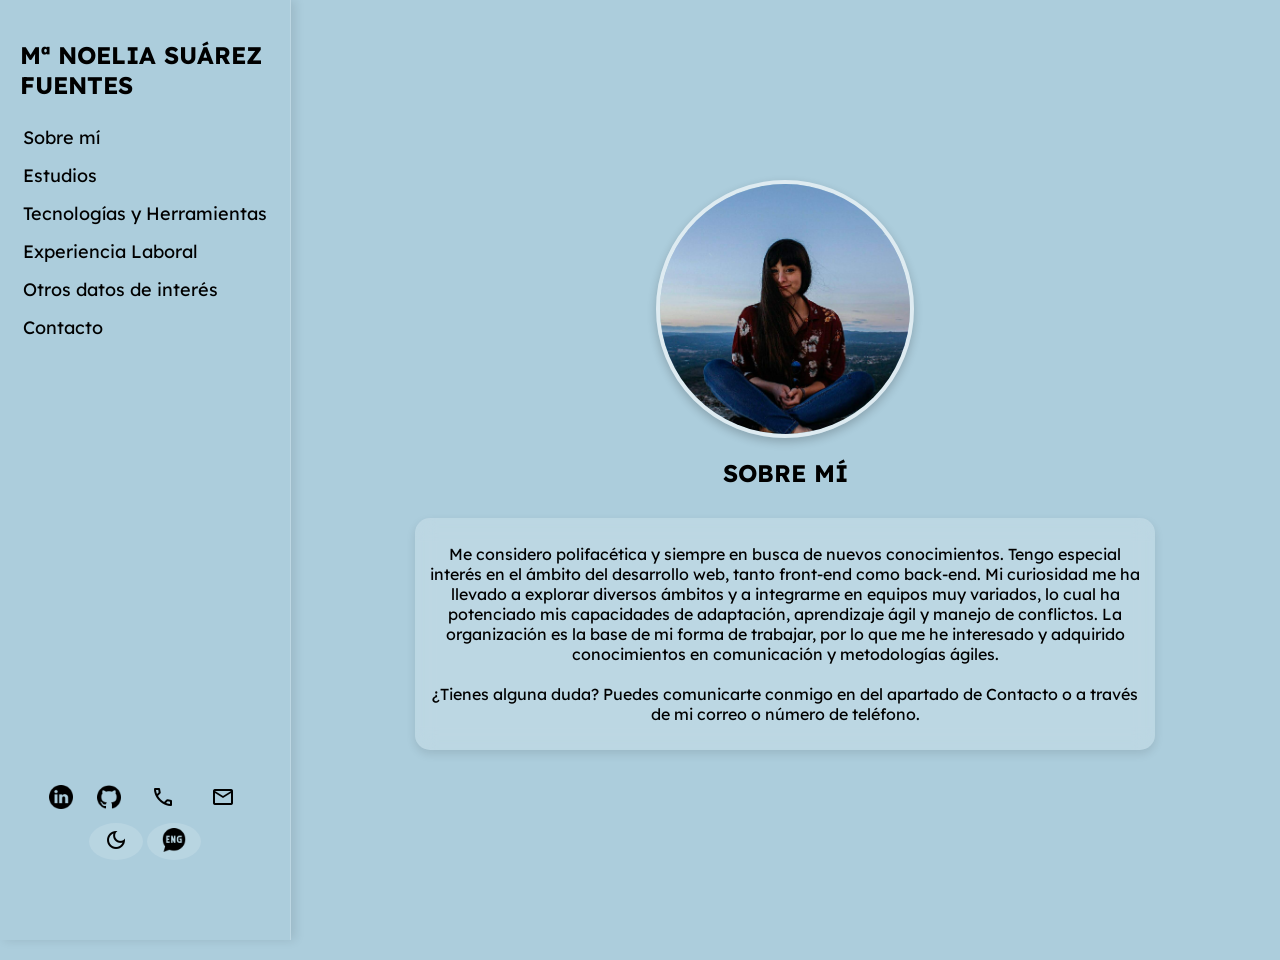
<file: index.html>
<!DOCTYPE html>
<html lang="es">
<head>
    <meta charset="UTF-8">
    <meta name="viewport" content="width=device-width, initial-scale=1.0">
    <title>CV Noelia Suárez</title>
    <link rel="stylesheet" href="styles.css">
</head>
<body>
    <nav class="navbar">
        <h1>Mª NOELIA SUÁREZ FUENTES</h1>
        <nav>
            <ul>
                <li><a href="#informacion-personal">Sobre mí</a></li>
                <li><a href="#estudios">Estudios</a></li>
                <li><a href="#tecnologias-herramientas">Tecnologías y Herramientas</a></li>
                <li><a href="#experiencia-laboral">Experiencia Laboral</a></li>
                <li><a href="#skills">Otros datos de interés</a></li>
                <li><a href="#contacto">Contacto</a></li>
            </ul>
        </nav>
        <div class="navbar-links">
            <a href="https://www.linkedin.com/in/noeliasuarezfuentes" target="_blank">
                <img src="recursos/linkedin-oscuro.png" alt="LinkedIn" class="navbar-icon">
            </a>
            <a href="https://github.com/noeliasqet" target="_blank">
                <img src="recursos/github-oscuro.png" alt="GitHub" class="navbar-icon">
            </a>
            <button class="tooltip" onclick="copiarAlPortapapeles('(+34)647108024')">
                <img src="recursos/phone-oscuro.png" alt="Teléfono" class="navbar-icon">
                <span class="tooltip-text">+34 647 10 80 24</span>
            </button>
            <button class="tooltip" onclick="copiarAlPortapapeles('noeliasuarezfuentes@gmail.com')">
                <img src="recursos/mail-oscuro.png" alt="Mail" class="navbar-icon">
                <span class="tooltip-text">noeliasuarezfuentes@gmail.com</span>
            </button>
            <button id="toggle-theme">
                <img src="recursos/modo-oscuro.png" alt="Modo oscuro" class="navbar-icon" id="theme-icon">
            </button>
            <button id="toggle-lang" onclick="window.location.href='index-en.html'">
                <img src="recursos/ingles-oscuro.png" alt="Inglés" class="navbar-icon">
            </button>
        </div>
    </nav>
    <main>
        <section id="informacion-personal">
            <img src="recursos/foto-perfil.jpg" alt="Foto - Noelia Suárez" class="foto-perfil">
            <h1>SOBRE MÍ</h1>
            <div class="glass-box">
                <p>Me considero polifacética y siempre en busca de nuevos conocimientos. Tengo especial interés en el ámbito del desarrollo web, tanto front-end como back-end. 
                   Mi curiosidad me ha llevado a explorar diversos ámbitos y a integrarme en equipos muy variados, lo cual ha potenciado mis capacidades de adaptación, aprendizaje ágil y manejo de conflictos.
                   La organización es la base de mi forma de trabajar, por lo que me he interesado y adquirido conocimientos en comunicación y metodologías ágiles.
                   <br><br>
                   ¿Tienes alguna duda? Puedes comunicarte conmigo en del apartado de Contacto o a través de mi correo o número de teléfono.
                </p>
            </div>
        </section>

        <section id="tecnologias-herramientas">
            <h1>TECNOLOGÍAS</h1>
            <div class="grid">
                <div class="glass-box">Java</div>
                <div class="glass-box">Python</div>
                <div class="glass-box">HTML</div>
                <div class="glass-box">CSS</div>
                <div class="glass-box">JavaScript</div>
                <div class="glass-box">SQL</div>
                <div class="glass-box">Git</div>
                <div class="glass-box">Docker</div>
                <div class="glass-box">Shell</div>
            </div>
            <h1>HERRAMIENTAS</h1>
            <div class="grid">
                <div class="glass-box">GitHub</div>
                <div class="glass-box">VSCode</div>
                <div class="glass-box">Eclipse</div>
                <div class="glass-box">IntelliJ</div>
                <div class="glass-box">Figma</div>
                <div class="glass-box">AWS</div>
                <div class="glass-box">Angular</div>
                <div class="glass-box">Miro</div>
                <div class="glass-box">Trello</div>
            </div>
        </section>

        <section id="skills">
            <h1>SOFT SKILLS Y DATOS DE INTERÉS</h1>
            <div class="glass-box">Aprendizaje ágil, resolución de problemas, adaptabilidad, manejo eficaz de conflictos, comunicación asertiva, capacidad de respuesta, planificación y organización </div>
            <div class="glass-box">Certificado de inglés B2 FIRST por Cambridge.</div>
            <div class="glass-box">Carnet de conducir y disponibilidad de desplazamiento.</div>

        </section>
        <section id="estudios">
            <h1>ESTUDIOS</h1>
            <div class= "glass-box" id="estudios-item">
                <div>
                    <h3>TÉCNICO SUPERIOR DE DISEÑO DE APLICACIONES WEB</h3>
                    <h4>IES Hermanos Machado</h4>
                    <p>2023 - Actualidad</p>
                </div>
            </div>
            <div class= "glass-box" id="estudios-item">
                <div>
                    <h3>GRADO EN PSICOLOGÍA</h3>
                    <h4>Universidad Nacional de Educación a Distancia</h4>
                    <p>2020 - 2023</p>
                </div>
            </div>
            <div class="separador"></div>
            <h1>OTRAS FORMACIONES</h1>
            <div class= "glass-box" id="estudios-item">
                <div>
                    <h3>MÁSTER EN PROGRAMACIÓN</h3>
                    <h4> Projects Computers Courses</h4>
                    <p>Máster privado de 1 año - modalidad presencial.</p> 
                    <p>HTML5, CSS, Java, Python</p>
                </div>
            </div>
            <div class= "glass-box" id="estudios-item">
                <div>
                    <h3>ANÁLISIS Y PROGRAMACIÓN EN JAVA</h3>
                    <h4>ADAMS Formación</h4>
                    <p>Curso de 140h - modalidad mixta.</p>
                    <p>Sintaxis del lenguaje, utilización de librerías, programación orientada a objetos, aplicaciones basadas en entorno gráfico, 
                        acceso a datos, arquitectura JAVA EE, desarrollo de aplicaciones web con Servlets y JSP, arquitectura MVC.</p>
                </div>
            </div>
            <div class= "glass-box" id="estudios-item">
                <div>
                    <h3>GIT</h3>
                    <h4>OpenWebinars</h4>
                    <p>Curso de 7h - modalidad online.</p>
                    <p>Herramientas, organización de código fuente, flujos de trabajo y trabajo colaborativo (etiquetas, releases, inssues, pull request e integración continua).</p>
                </div>
            </div>
            <div class= "glass-box" id="estudios-item">
                <div>
                    <h3>FUNDAMENTOS DE ANGULAR</h3>
                    <h4>OpenWebinars</h4>
                    <p>Curso de 7h - modalidad online.</p>
                    <p>Entorno de desarrollo, componentes, templates, Data Binding, pipes, directives, módulos, rutas y providers</p>
                </div>
            </div>
            <div class= "glass-box" id="estudios-item">
                <div>
                    <h3>PYTHON DESDE CERO</h3>
                    <h4>OpenWebinars</h4>
                    <p>Curso de 7h - modalidad online.</p>
                    <p>Introducción a Python 3, tipos de datos básicos, estructuras de control, tipos de datos en secuencias y mapas, excepciones, módulos, producción estructurada y programación orientada a objetos</p>
                </div>
            </div>
            <div class= "glass-box" id="estudios-item">
                <div>
                    <h3>DOCKER</h3>
                    <h4>OpenWebinars</h4>
                    <p>Curso de 7h - online.</p>
                    <p>Introducción a Docker, ejecución de contenedores, gestión de imágenes, almacenamiento, redes, creación de escenarios multicontenedor (Docker Compose) y Docker Desktop</p>
                </div>
            </div>
            <div class= "glass-box" id="estudios-item">
                <div>
                    <h3>HABILIDADES SOCIALES</h3>
                    <h4>Asociación Española de Psicología Sanitaria (AEPSIS)</h4>
                    <p>Curso de 20h - modalidad online.</p>
                    <p>Tipos de habilidades sociales, desarrollo de la empatía, desarrollo de comportamientos asertivos, escucha activa, inteligencia emocional, conocimiento del papel de las credenciales,
                        diferentes puntos de una conversación, hacer peticiones, resolución de conflicto interpersonales, realizar críticas de forma eficaz y HS en niños.
                    </p>
                </div>
            </div>
        </section>

        <section id="experiencia-laboral">
            <h1>EXPERIENCIA LABORAL</h1>

            <div class= "experiencia-laboral" id="experiencia-item">
                <div>
                    <h2>COMMUNITY MANAGER</h2>
                    <h4>FREELANCE - Usuarios y pequeñas empresas</h4>
                    <p>2020 - 2021</p>
                </div>
                <div>
                    <p>Gestión y creación de contenido para redes sociales en diversas plataformas, análisis de marca personal y seguimiento en línea y creación de estrategias de marketing para mejorar la presencia digital</p>
                </div>
            </div>
            
            <div class= "experiencia-laboral" id="experiencia-item">
                <div>
                    <h2>PROMOTOR DE VENTAS / COMERCIAL</h2>
                    <h4>SECURITAS DIRECT</h4>
                    <p>2018-2020</p>
                </div>
                <div>
                    <p>Telemarketing y visitas presenciales para la presentación de producto, asistencia en la instalación de equipos de seguridad y formación de nuevos empleados en Sevilla y Madrid.</p>
                </div>
            </div>
        </section>
        
        <section id="contacto">
            <div class="glass-box">
                <h1>CONTACTO</h1>
                <form>
                    <input type="text" placeholder="Nombre" required>
                    <input type="text" placeholder="Empresa (Opcional)">
                    <textarea placeholder="Mensaje" required></textarea>
                    <button type="submit">Enviar</button>
                </form>
            </div>
        </section>
    </main>
    <script src="script.js"></script>
</body>
</html>
</file>
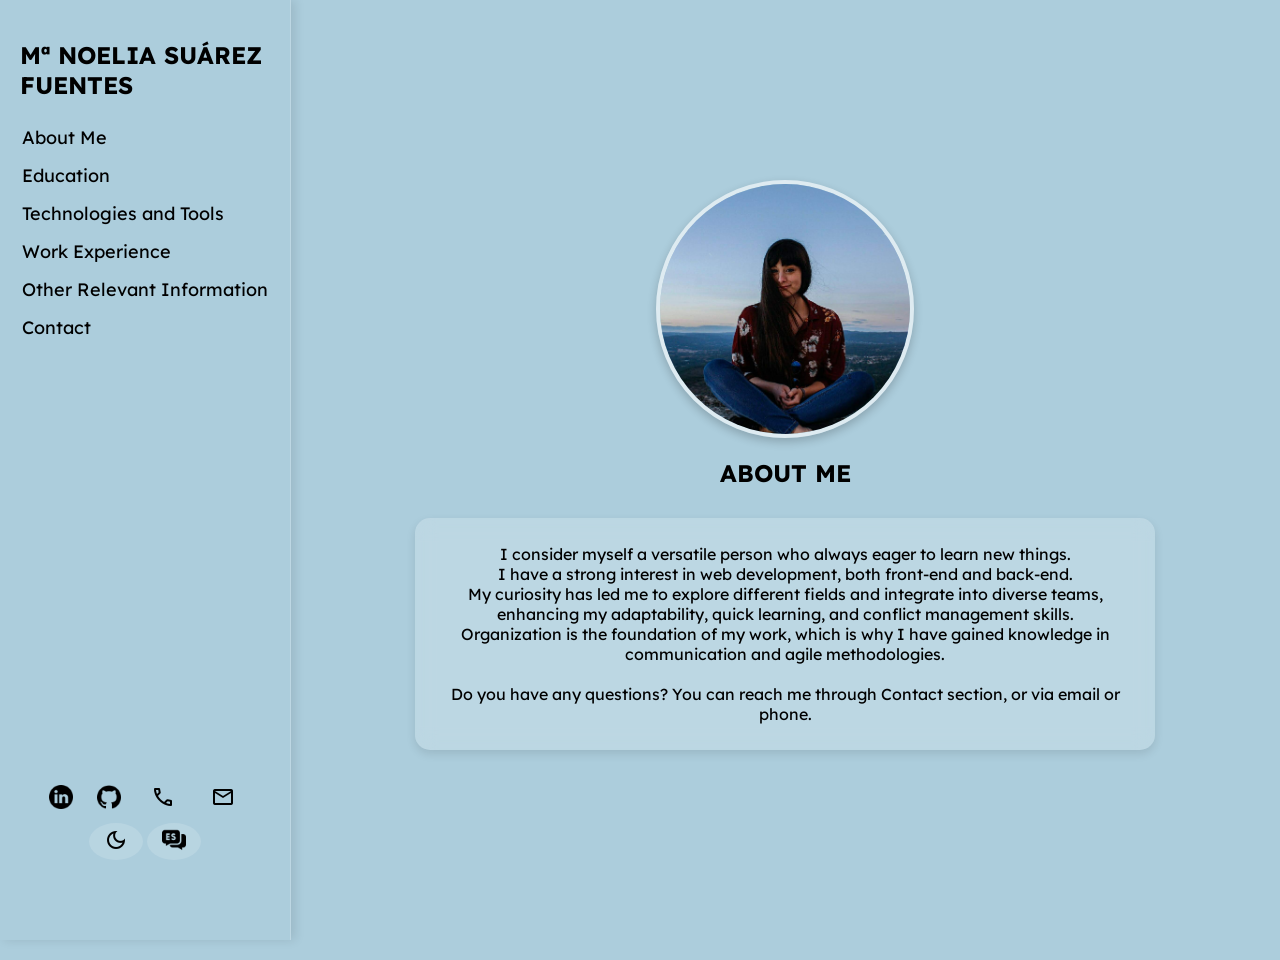
<file: index-en.html>
<!DOCTYPE html>
<html lang="en">
<head>
    <meta charset="UTF-8">
    <meta name="viewport" content="width=device-width, initial-scale=1.0">
    <title>Noelia Suárez CV</title>
    <link rel="stylesheet" href="styles.css">
</head>
<body>
    <nav class="navbar">
        <h1>Mª NOELIA SUÁREZ FUENTES</h1>
        <nav>
            <ul>
                <li><a href="#informacion-personal">About Me</a></li>
                <li><a href="#estudios">Education</a></li>
                <li><a href="#tecnologias-herramientas">Technologies and Tools</a></li>
                <li><a href="#experiencia-laboral">Work Experience</a></li>
                <li><a href="#skills">Other Relevant Information</a></li>
                <li><a href="#contacto">Contact</a></li>
            </ul>
        </nav>
        <div class="navbar-links">
            <a href="https://www.linkedin.com/in/noeliasuarezfuentes" target="_blank">
                <img src="recursos/linkedin-oscuro.png" alt="LinkedIn" class="navbar-icon">
            </a>
            <a href="https://github.com/noeliasqet" target="_blank">
                <img src="recursos/github-oscuro.png" alt="GitHub" class="navbar-icon">
            </a>
            <button class="tooltip">
                <img src="recursos/phone-oscuro.png" alt="Phone" class="navbar-icon">
                <span class="tooltip-text">+34 647 10 80 24</span>
            </button>
            <button class="tooltip">
                <img src="recursos/mail-oscuro.png" alt="Email" class="navbar-icon">
                <span class="tooltip-text">noeliasuarezfuentes@gmail.com</span>
            </button>
            <button id="toggle-theme">
                <img src="recursos/modo-oscuro.png" alt="Dark Mode" class="navbar-icon" id="theme-icon">
            </button>
            <button id="toggle-lang" onclick="window.location.href='index.html'">
                <img src="recursos/espanol-oscuro.png" alt="Spanish" class="navbar-icon">
            </button>
        </div>
    </nav>
    <main>
        <section id="informacion-personal">
            <img src="recursos/foto-perfil.jpg" alt="Photo - Noelia Suárez" class="foto-perfil">
            <h1>ABOUT ME</h1>
            <div class="glass-box">
                <p>I consider myself a versatile person who always eager to learn new things.
                <br>
                   I have a strong interest in web development, both front-end and back-end.
                <br>
                   My curiosity has led me to explore different fields and integrate into diverse teams, enhancing my adaptability, quick learning, and conflict management skills.
                <br>   
                   Organization is the foundation of my work, which is why I have gained knowledge in communication and agile methodologies.
                <br><br>
                   Do you have any questions? You can reach me through Contact section, or via email or phone.
                </p>
            </div>
        </section>

        <section id="tecnologias-herramientas">
            <h1>TECHNOLOGIES</h1>
            <div class="grid">
                <div class="glass-box">Java</div>
                <div class="glass-box">Python</div>
                <div class="glass-box">HTML</div>
                <div class="glass-box">CSS</div>
                <div class="glass-box">JavaScript</div>
                <div class="glass-box">SQL</div>
                <div class="glass-box">Git</div>
                <div class="glass-box">Docker</div>
                <div class="glass-box">Shell</div>
            </div>
            <h1>TOOLS</h1>
            <div class="grid">
                <div class="glass-box">GitHub</div>
                <div class="glass-box">VSCode</div>
                <div class="glass-box">Eclipse</div>
                <div class="glass-box">IntelliJ</div>
                <div class="glass-box">Figma</div>
                <div class="glass-box">AWS</div>
                <div class="glass-box">Angular</div>
                <div class="glass-box">Miro</div>
                <div class="glass-box">Trello</div>
            </div>
        </section>

        <section id="skills">
            <h1>SOFT SKILLS & ADDITIONAL INFORMATION</h1>
            <div class="glass-box">Fast learning, problem-solving, adaptability, effective conflict management, assertive communication, responsiveness, planning, and organization.</div>
            <div class="glass-box">B2 FIRST English Certificate by Cambridge.</div>
            <div class="glass-box">Driver's license and availability to travel.</div>
        </section>

        <section id="estudios">
            <h1>EDUCATION</h1>
            <div class="glass-box" id="estudios-item">
                <div>
                    <h3>HIGHER TECHNICIAN IN WEB APPLICATION DESIGN</h3>
                    <h4>IES Hermanos Machado</h4>
                    <p>2023 - Present</p>
                </div>
            </div>
            <div class="glass-box" id="estudios-item">
                <div>
                    <h3>BACHELOR'S DEGREE IN PSYCHOLOGY</h3>
                    <h4>National University of Distance Education</h4>
                    <p>2020 - 2023</p>
                </div>
            </div>
        </section>

        <section id="experiencia-laboral">
            <h1>WORK EXPERIENCE</h1>

            <div class="experiencia-laboral" id="experiencia-item">
                <div>
                    <h2>COMMUNITY MANAGER</h2>
                    <h4>FREELANCE - Individual Clients & Small Businesses</h4>
                    <p>2020 - 2021</p>
                </div>
                <div>
                    <p>Social media management and content creation across different platforms, personal brand analysis, online monitoring, and marketing strategy development to improve digital presence.</p>
                </div>
            </div>
            
            <div class="experiencia-laboral" id="experiencia-item">
                <div>
                    <h2>SALES PROMOTER / REPRESENTATIVE</h2>
                    <h4>SECURITAS DIRECT</h4>
                    <p>2018-2020</p>
                </div>
                <div>
                    <p>Telemarketing and product presentations, assistance with security equipment installations and training of new employees in Seville and Madrid.</p>
                </div>
            </div>
        </section>
        
        <section id="contacto">
            <div class="glass-box">
                <h1>CONTACT</h1>
                <form>
                    <input type="text" placeholder="Name" required>
                    <input type="text" placeholder="Company (Optional)">
                    <textarea placeholder="Message" required></textarea>
                    <button type="submit">Send</button>
                </form>
            </div>
        </section>
    </main>
    <script src="script.js"></script>
</body>
</html>
</file>
<file: styles.css>
/****************? CARGAR FUENTES EXTERNAS ***************/

/*Desde https://fonts.google.com/selection/embed (ya te da el código de descarga con link o @import)*/
@import url('https://fonts.googleapis.com/css2?family=Lexend&display=swap');


.lexend {
    font-family: "Lexend", serif;
    font-optical-sizing: auto;
    font-weight: 400;
    font-style: normal;
}

.lexend-bold {
    font-family: "Lexend", serif;
    font-optical-sizing: auto;
    font-weight: 900;
    font-style: normal;
}

.lexend-light {
    font-family: "Lexend", serif;
    font-optical-sizing: auto;
    font-weight: 300;
    font-style: normal;
}

.lexend-thin {
    font-family: "Lexend", serif;
    font-optical-sizing: auto;
    font-weight: 100;
    font-style: normal;
}

/****************? MODO OSCURO ***************/

.modo-oscuro {
    background: #000322;
    color: #ffffff;
}

.modo-oscuro main {
    background: url('https://images.unsplash.com/photo-1595364397663-fca4f075d796?q=80&w=2787&auto=format&fit=crop&ixlib=rb-4.0.3&ixid=M3wxMjA3fDB8MHxwaG90by1wYWdlfHx8fGVufDB8fHx8fA%3D%3D') no-repeat center center fixed;
    background-size: cover;
    backdrop-filter: blur(10px);
}

.modo-oscuro .navbar {
    background: rgba(0, 0, 0, 0.2);
    border-right: 1px solid rgba(255, 255, 255, 0.1);
    backdrop-filter: blur(20px);
}


body {
    font-family: 'Lexend', Arial, sans-serif;
    margin: 0;
    padding: 0;
    display: flex;
    background: #accddc;
    color: #000000;
    transition: background 0.3s, color 0.3s;
}


/****************? NAVBAR ***************/

.navbar {
    position: fixed;
    width: 250px;
    height: 100vh;
    background: #accddc;
    backdrop-filter: blur(20px); 
    border-right: 1px solid rgba(255, 255, 255, 0.2);
    padding: 20px;
    display: flex;
    flex-direction: column;
    align-items: center;
    box-shadow: 4px 0 10px rgba(0, 0, 0, 0.1);
    transition: background 0.3s ease-in-out;
    z-index: 1000;
}

nav ul {
    list-style: none;
    padding: 0;
}

nav ul li {
    margin: 15px 0;
}

nav ul li a {
    font-family: 'Lexend', sans-serif;
    text-decoration: none;
    color: inherit;
    font-size: 18px;
    cursor: pointer; 
}

.navbar-links {
    position:absolute;
    bottom: 60px;
    padding: 20px;
    margin-top: auto;
    text-align: center;
}

.navbar-links a {                       /* Para que no se vea el subrayado de los enlaces al lado del icono */
    text-decoration: none;
}

.navbar-icon {
    width: 24px; 
    height: 24px;
    margin: 0 10px;
    transition: transform 0.3s ease;
}

.navbar-icon:hover {
    transform: scale(1.1);
}



/****************? MAIN ***************/

main {
    margin-left: 290px;
    flex: 1;
    padding: 30px;
    display: flex;
    flex-direction: column;
    align-items: center;
    justify-content: center;
    background: url('https://images.unsplash.com/photo-1596468138838-0f34c2d0773b?q=80&w=2670&auto=format&fit=crop&ixlib=rb-4.0.3&ixid=M3wxMjA3fDB8MHxwaG90by1wYWdlfHx8fGVufDB8fHx8fA%3D%3D') no-repeat center center fixed;
    background-size: cover;
    min-height: 100vh;
    transition: background 0.3s;
    position: relative;
}


/****************? EFECTO CRISTAL - Divs ***************/

.glass-box {
    background: rgba(255, 255, 255, 0.2);
    padding: 10px 15px;
    margin: 30px;
    border-radius: 15px;
    backdrop-filter: blur(10px);
    box-shadow: 0 4px 10px rgba(0, 0, 0, 0.1);
    text-align: center;
    min-height: 50px;
    display: flex;
    align-items: center;
    justify-content: center;
    transition: transform 0.2s ease-in-out;
}

section {
    display: none;
    width: 100%;
    max-width: 800px;
    text-align: center;
}


section.active {
    display: block;
}

form input, form textarea, form button {
    width: 100%;
    margin: 10px 0;
    padding: 10px;
    border-radius: 5px;
}



/****************? FOTO DE PERFIL ***************/

.foto-perfil {
    width: 250px;
    height: 250px;
    border-radius: 50%;
    object-fit: cover;
    display: block;
    margin: 0 auto 20px;
    border: 4px solid rgba(255, 255, 255, 0.6);
    box-shadow: 0px 4px 10px rgba(0, 0, 0, 0.2);
}

/****************? TECNOLOGÍAS Y HERRAMIENTAS ***************/

#tecnologias-herramientas {
    text-align: center;
    padding: 20px;
    max-width: 900px;
    margin: 0 auto;
}

h1 {
    font-size: 24px;
    margin-bottom: 10px;
}

.grid {
    display: flex;
    flex-wrap: wrap;                        /* Pasa a la siguiente líne si no cabe en pantalla */
    justify-content: center;
    gap: 10px;                              /* Espacio entre elementos */
    padding: 10px;
}

#tecnologias-herramientas .glass-box {
    background: rgba(255, 255, 255, 0.2);
    padding: 10px 15px;
    margin: 0px;
    border-radius: 15px;
    backdrop-filter: blur(10px);
    box-shadow: 0 4px 10px rgba(0, 0, 0, 0.1);
    text-align: center;
    width: 120px;
    min-height: 50px;
    font-size: 14px;
    display: flex;
    align-items: center;
    justify-content: center;
    transition: transform 0.2s ease-in-out;
}

#tecnologias-herramientas .glass-box:hover {
    transform: scale(1.05);
}

/****************? SEPARADOR ***************/

.separador{
    padding: 20px;
}


/****************? EXPERIENCIA LABORAL ***************/

.experiencia-laboral {
    background: rgba(255, 255, 255, 0.1);           /* Fondo semitransparente */
    backdrop-filter: blur(10px);                      /* Efecto borroso */
    border-radius: 20px;                              /* Bordes redondeados */
    padding: 20px;
    max-width: 800px;
    margin: 50px auto;
    box-shadow: 0 4px 30px rgba(0, 0, 0, 0.1);      /* Sombra */
}

.experiencia-item {
    background: rgba(255, 255, 255, 0.1);           /* Fondo semi-transparente */
    backdrop-filter: blur(5px);
    border-radius: 15px;
    padding: 15px;
    margin: 15px 0;
    display: flex;
    justify-content: space-between;
    align-items: center;
}

.experiencia-item h2, .experiencia-item h4 {
    margin: 0;
}

.experiencia-item p {
    font-family: 'Lexend-thin', sans-serif;
}


/****************? CONTACTO ***************/

#contacto .glass-box {
    display: flex;
    justify-content: center;
    align-items: center;
    flex-direction: column;
    padding: 5%;
}

#contacto h1 {
    margin-bottom: 5%;
}

#contacto form {
    padding: 3%;
    padding-right: 5%;
    border: none;
    font-size: 16px;
}

#contacto input, textarea {
    width: 100%;
    border: none;
}

#contacto textarea {
    resize: vertical;
}

#contacto button {
    width: 35%;
    background-color: #2DADCa;
    color: beige;
    border: none;
}

#contacto button:hover {
    transform: scale(1.05);
}

.tooltip {
    background: transparent;
    border: none;
    cursor: pointer;
    position: relative;
}

.tooltip-text {
    visibility: hidden;
    background: rgba(255, 255, 255, 0.15);
    color: #00061A;
    padding: 5px;
    position: absolute;
    bottom: 150%;
    left: 50%;
    transform: translateX(-50%);
    border-radius: 5px;
    white-space: nowrap;
    opacity: 0;
    transition: opacity 0.3s;
}

.tooltip:hover .tooltip-text {
    visibility: visible;
    opacity: 1;
}


/****************? CAMBIO MODOS/IDIOMA - Para JS ***************/

#toggle-theme, #toggle-lang {
    background: rgba(255, 255, 255, 0.15);
    border: none;
    padding: 5px;
    cursor: pointer;
    border-radius: 50%;
    margin-top: 10px;
}
</file>
